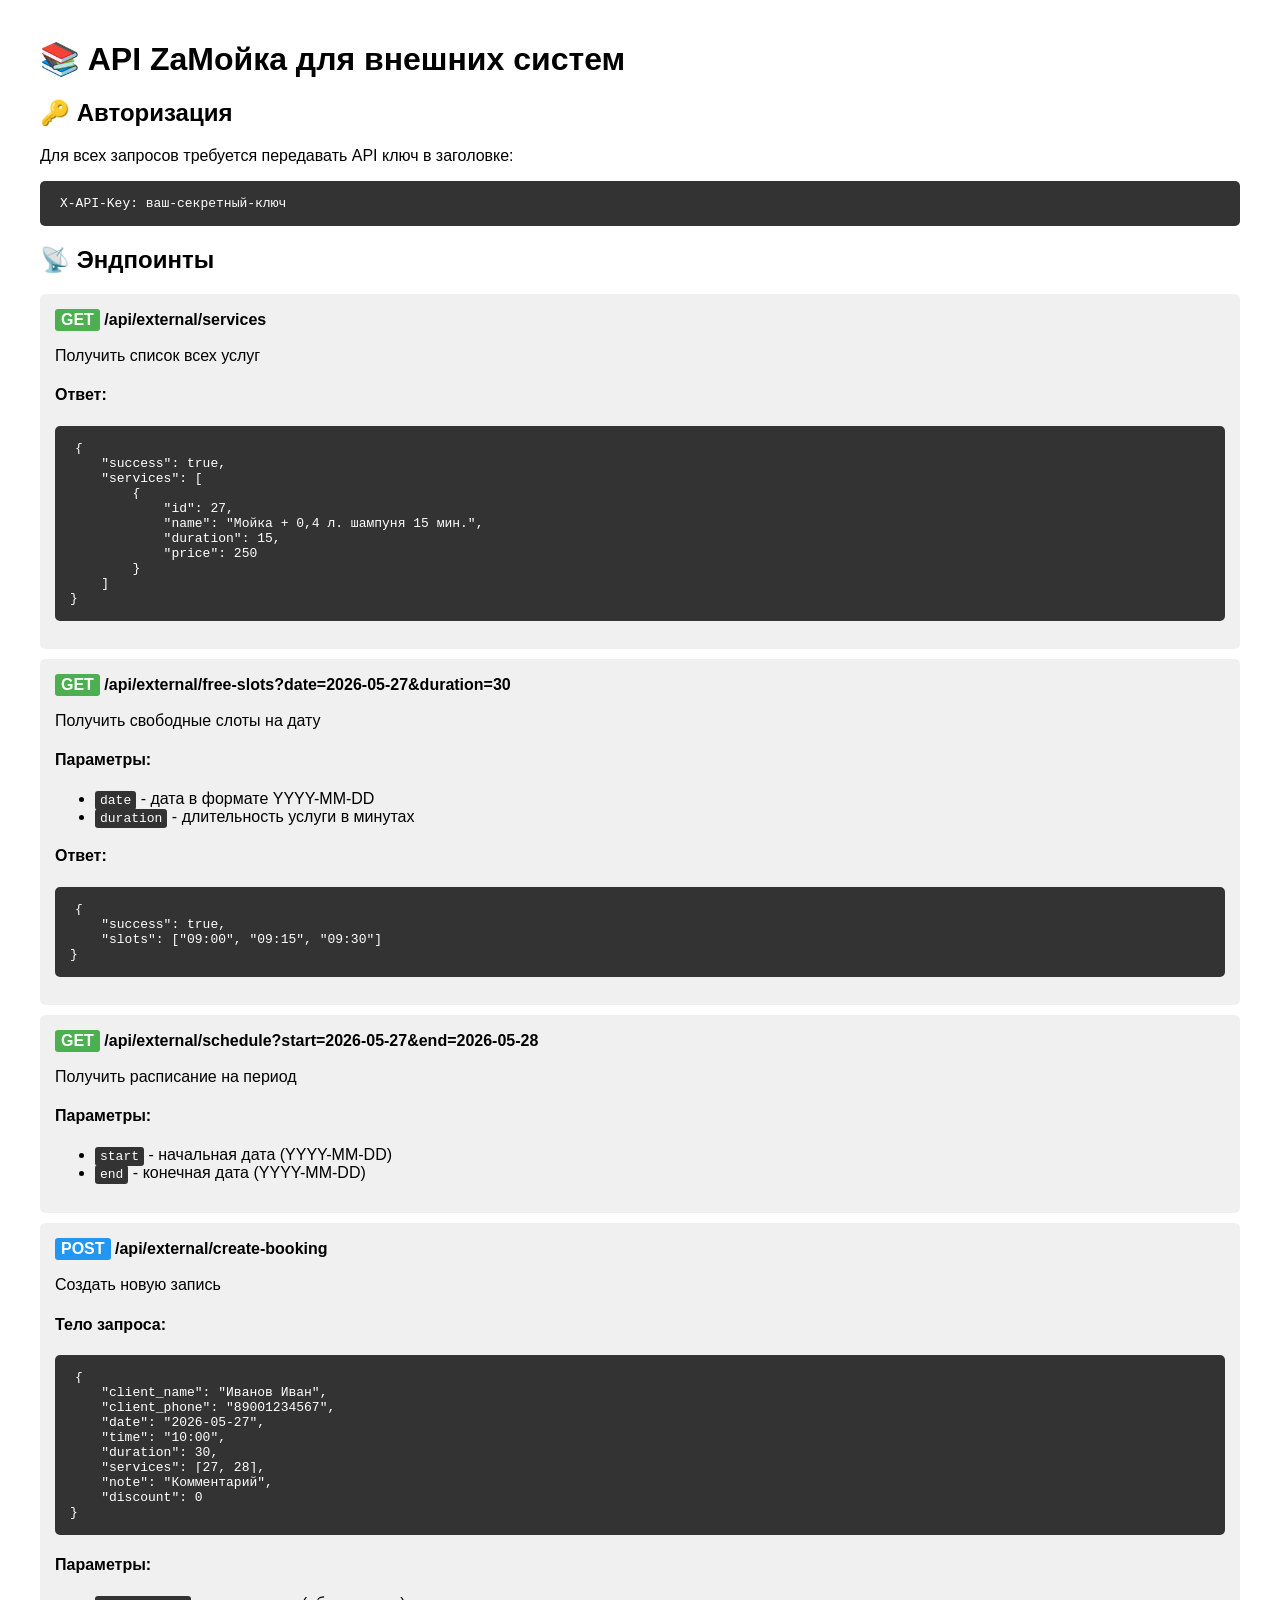
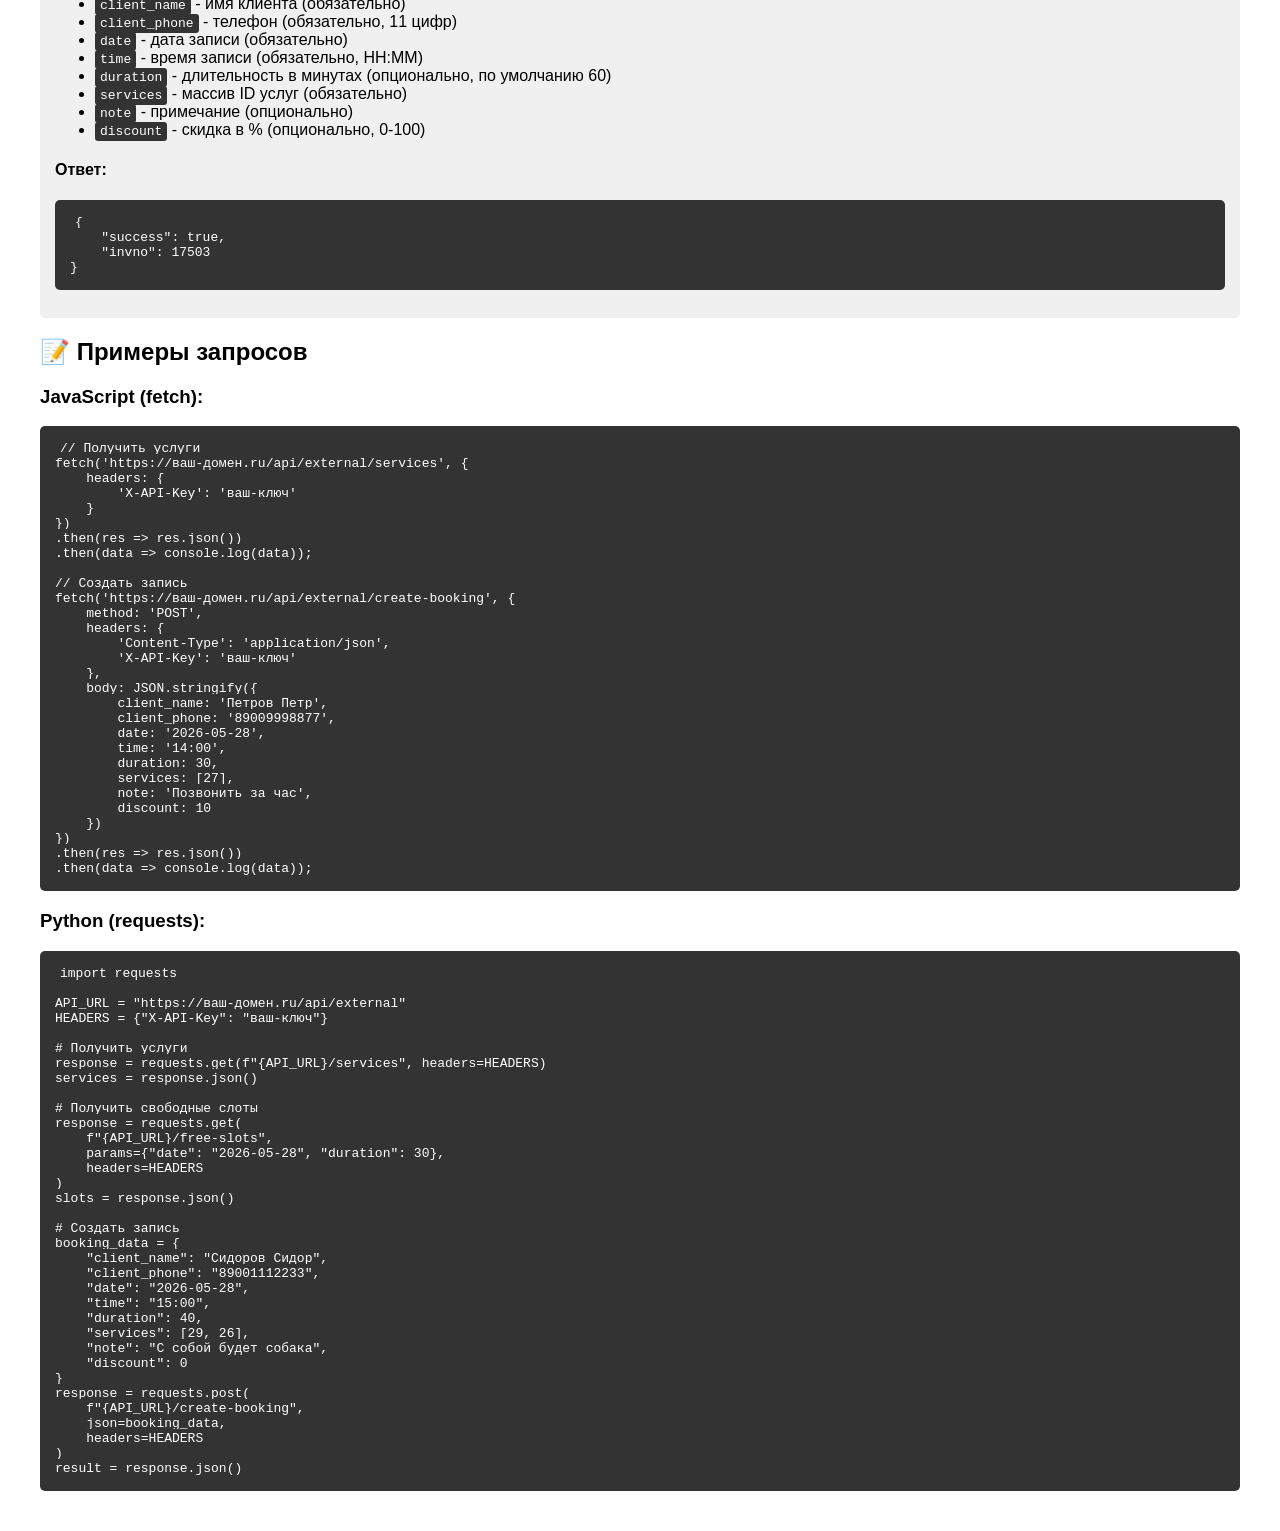
<file: frontend/api_documentation.html>
<!DOCTYPE html>
<html>
<head>
    <meta charset="UTF-8">
    <title>API Documentation - ZаМойка</title>
    <style>
        body { font-family: Arial, sans-serif; margin: 40px; }
        .endpoint { background: #f0f0f0; padding: 15px; margin: 10px 0; border-radius: 5px; }
        .method { font-weight: bold; color: #fff; padding: 2px 6px; border-radius: 3px; display: inline-block; }
        .GET { background: #4CAF50; }
        .POST { background: #2196F3; }
        code { background: #333; color: #fff; padding: 2px 5px; border-radius: 3px; }
        pre { background: #333; color: #fff; padding: 15px; border-radius: 5px; overflow-x: auto; }
    </style>
</head>
<body>
    <h1>📚 API ZаМойка для внешних систем</h1>
    
    <h2>🔑 Авторизация</h2>
    <p>Для всех запросов требуется передавать API ключ в заголовке:</p>
    <pre><code>X-API-Key: ваш-секретный-ключ</code></pre>
    
    <h2>📡 Эндпоинты</h2>
    
    <div class="endpoint">
        <span class="method GET">GET</span>
        <strong>/api/external/services</strong>
        <p>Получить список всех услуг</p>
        <h4>Ответ:</h4>
        <pre><code>{
    "success": true,
    "services": [
        {
            "id": 27,
            "name": "Мойка + 0,4 л. шампуня 15 мин.",
            "duration": 15,
            "price": 250
        }
    ]
}</code></pre>
    </div>
    
    <div class="endpoint">
        <span class="method GET">GET</span>
        <strong>/api/external/free-slots?date=2026-05-27&duration=30</strong>
        <p>Получить свободные слоты на дату</p>
        <h4>Параметры:</h4>
        <ul>
            <li><code>date</code> - дата в формате YYYY-MM-DD</li>
            <li><code>duration</code> - длительность услуги в минутах</li>
        </ul>
        <h4>Ответ:</h4>
        <pre><code>{
    "success": true,
    "slots": ["09:00", "09:15", "09:30"]
}</code></pre>
    </div>
    
    <div class="endpoint">
        <span class="method GET">GET</span>
        <strong>/api/external/schedule?start=2026-05-27&end=2026-05-28</strong>
        <p>Получить расписание на период</p>
        <h4>Параметры:</h4>
        <ul>
            <li><code>start</code> - начальная дата (YYYY-MM-DD)</li>
            <li><code>end</code> - конечная дата (YYYY-MM-DD)</li>
        </ul>
    </div>
    
    <div class="endpoint">
        <span class="method POST">POST</span>
        <strong>/api/external/create-booking</strong>
        <p>Создать новую запись</p>
        <h4>Тело запроса:</h4>
        <pre><code>{
    "client_name": "Иванов Иван",
    "client_phone": "89001234567",
    "date": "2026-05-27",
    "time": "10:00",
    "duration": 30,
    "services": [27, 28],
    "note": "Комментарий",
    "discount": 0
}</code></pre>
        <h4>Параметры:</h4>
        <ul>
            <li><code>client_name</code> - имя клиента (обязательно)</li>
            <li><code>client_phone</code> - телефон (обязательно, 11 цифр)</li>
            <li><code>date</code> - дата записи (обязательно)</li>
            <li><code>time</code> - время записи (обязательно, HH:MM)</li>
            <li><code>duration</code> - длительность в минутах (опционально, по умолчанию 60)</li>
            <li><code>services</code> - массив ID услуг (обязательно)</li>
            <li><code>note</code> - примечание (опционально)</li>
            <li><code>discount</code> - скидка в % (опционально, 0-100)</li>
        </ul>
        <h4>Ответ:</h4>
        <pre><code>{
    "success": true,
    "invno": 17503
}</code></pre>
    </div>
    
    <h2>📝 Примеры запросов</h2>
    
    <h3>JavaScript (fetch):</h3>
    <pre><code>// Получить услуги
fetch('https://ваш-домен.ru/api/external/services', {
    headers: {
        'X-API-Key': 'ваш-ключ'
    }
})
.then(res => res.json())
.then(data => console.log(data));

// Создать запись
fetch('https://ваш-домен.ru/api/external/create-booking', {
    method: 'POST',
    headers: {
        'Content-Type': 'application/json',
        'X-API-Key': 'ваш-ключ'
    },
    body: JSON.stringify({
        client_name: 'Петров Петр',
        client_phone: '89009998877',
        date: '2026-05-28',
        time: '14:00',
        duration: 30,
        services: [27],
        note: 'Позвонить за час',
        discount: 10
    })
})
.then(res => res.json())
.then(data => console.log(data));</code></pre>

    <h3>Python (requests):</h3>
    <pre><code>import requests

API_URL = "https://ваш-домен.ru/api/external"
HEADERS = {"X-API-Key": "ваш-ключ"}

# Получить услуги
response = requests.get(f"{API_URL}/services", headers=HEADERS)
services = response.json()

# Получить свободные слоты
response = requests.get(
    f"{API_URL}/free-slots",
    params={"date": "2026-05-28", "duration": 30},
    headers=HEADERS
)
slots = response.json()

# Создать запись
booking_data = {
    "client_name": "Сидоров Сидор",
    "client_phone": "89001112233",
    "date": "2026-05-28",
    "time": "15:00",
    "duration": 40,
    "services": [29, 26],
    "note": "С собой будет собака",
    "discount": 0
}
response = requests.post(
    f"{API_URL}/create-booking",
    json=booking_data,
    headers=HEADERS
)
result = response.json()</code></pre>
</body>
</html>
</file>
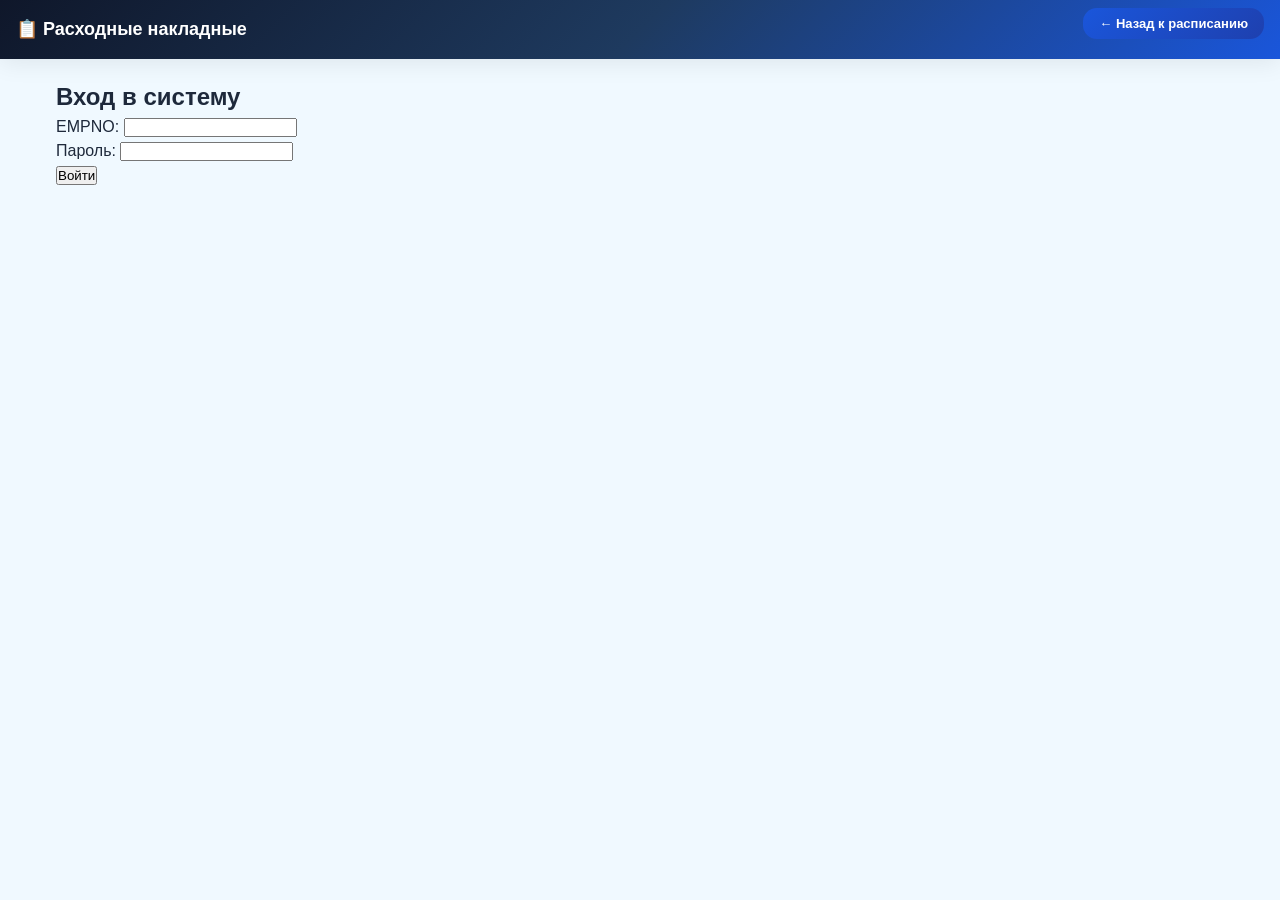
<file: frontend/invoices.html>
<!DOCTYPE html>
<html lang="ru">
<head>
    <meta charset="UTF-8">
    <meta name="viewport" content="width=device-width, initial-scale=1.0">
    <title>ZA Мойка — Расходные накладные</title>
    <link rel="stylesheet" href="style.css">
    <link rel="icon" type="image/svg+xml" href="favicon.svg">
</head>
<body class="page-invoices">

    <!-- Шапка -->
    <div class="header">
        <div class="header-inner">
            <h1>📋 Расходные накладные</h1>
            <div class="header-actions">
                <button class="back-btn" onclick="window.location.href='index.html'">← Назад к расписанию</button>
            </div>
        </div>
    </div>

    <!-- Основной контейнер -->
    <main class="page-content">

        <!-- Фильтры -->
        <section class="card filter-bar">
            <label>Период:</label>
            <input type="date" id="start-date">
            <span>—</span>
            <input type="date" id="end-date">
            <button id="refresh-btn" class="btn-submit">🔄 Обновить</button>
            <button id="create-btn" class="btn-submit btn-success">➕ Создать накладную</button>
        </section>

        <!-- Вкладки -->
        <nav class="tabs-nav" role="tablist">
            <button class="tab-item active" data-tab="tab-invoices" role="tab">
                📋 Накладные
            </button>
            <button class="tab-item" data-tab="tab-chemical" role="tab">
                🧪 Расход химии
            </button>
            <button class="tab-item" data-tab="tab-stock" role="tab">
                📦 Остатки на складе
            </button>
            <button class="tab-item" data-tab="tab-report" role="tab">
                📊 Отчёт заявок
            </button>
        </nav>

        <!-- Вкладка 1: Список накладных -->
        <section id="tab-invoices" class="tab-panel active" role="tabpanel">
            <div id="invoices-list" class="card"></div>
            <div id="detail-panel" class="card" style="display: none;"></div>
        </section>

        <!-- Вкладка 2: Расход химии -->
        <section id="tab-chemical" class="tab-panel" role="tabpanel">
            <div id="chemical-preview" class="card chemical-preview"></div>
        </section>

        <!-- Вкладка 3: Остатки на складе -->
        <section id="tab-stock" class="tab-panel" role="tabpanel">
            <div id="stock-preview" class="card stock-preview"></div>
        </section>

        <!-- Вкладка 4: Отчёт -->
        <section id="tab-report" class="tab-panel" role="tabpanel">
            <div id="report-section" class="card report-section">
                <h4 class="report-title">📊 Отчёт о выполненных заявках</h4>
                <div class="report-controls">
                    <label class="report-date-label">
                        Дата: <input type="date" id="report-date">
                    </label>
                    <button id="generate-report-btn" class="btn-report-generate">📄 Сформировать</button>
                    <button id="export-csv-btn" class="btn-report-export" style="display: none;">💾 Excel</button>
                    <button id="print-report-btn" class="btn-report-print" style="display: none;">🖨️ Печать</button>
 <!-- 🔥 НОВЫЕ ЧЕКБОКСЫ -->
                    <label style="display: flex; align-items: center; gap: 5px; margin-left: 15px; cursor: pointer; font-weight: 600;">
                        <input type="checkbox" id="filter-paid" checked> 💳 Только оплаченные
                    </label>
                    <label style="display: flex; align-items: center; gap: 5px; margin-left: 15px; cursor: pointer; font-weight: 600;">
                        <input type="checkbox" id="filter-completed" >  Только завершенные
                    </label>
                </div>
                <div id="report-result"></div>
<!-- 🔥 НОВЫЙ БЛОК: Мойка Авто. Арендыч -->
                <hr style="margin: 24px 0; border: none; border-top: 2px dashed #ccc;">
                <h4 class="report-title" style="margin-top: 10px;">🚗 Мойка Авто. Арендыч (ежемесячно)</h4>
                <div class="report-controls" style="align-items: center; gap: 10px;">
                    <label class="report-date-label">
                        Месяц: <input type="month" id="arendych-month">
                    </label>
                    <button id="arendych-generate-btn" class="btn-report-generate">📄 Сформировать</button>
                </div>
                <div id="arendych-result"></div>
            </div>
        </section>

    </main>

    <!-- Загрузка -->
    <div id="loading" class="loading-overlay" style="display: none;">
        <div class="loading-spinner"></div>
    </div>

    <!-- Скрипты -->
    <script src="timeSlots.js" defer></script>
    <script src="main.js" defer></script>
    <script src="services.js" defer></script>
    <script src="schedule.js" defer></script>
    <script src="report.js" defer></script>
    <script src="invoices.js" defer></script>

</body>
</html>
</file>
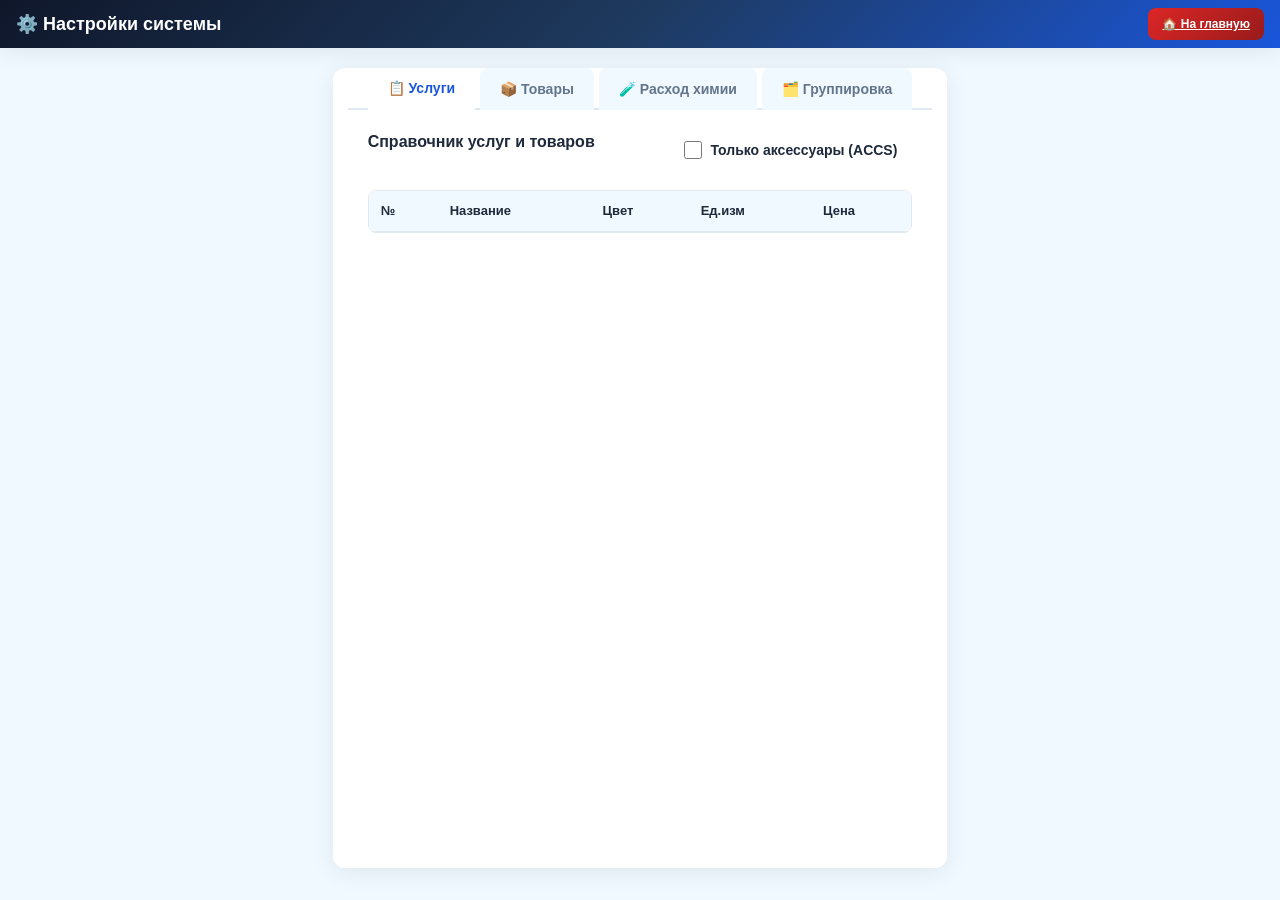
<file: frontend/settings.html>
<!DOCTYPE html>
<html lang="ru">
<head>
    <meta charset="UTF-8">
    <meta name="viewport" content="width=device-width, initial-scale=1.0">
    <title>⚙️ Настройки | Zamoika</title>
    <link rel="stylesheet" href="style.css">
    <link rel="icon" type="image/svg+xml" href="favicon.svg">
</head>
<body>
    <div class="header">
        <div class="header-inner">
            <h1>⚙️ Настройки системы</h1>
            <div class="header-actions">
                <a href="index.html" class="btn-close-shift">🏠 На главную</a>
            </div>
        </div>
    </div>

    <div class="settings-container">
        <div class="tabs">
            <button class="tab-btn active" data-tab="services">📋 Услуги</button>
            <button class="tab-btn" data-tab="products">📦 Товары</button>
            <button class="tab-btn" data-tab="chemicals">🧪 Расход химии</button>
            <button class="tab-btn" data-tab="groups">🗂️ Группировка</button>
        </div>

        <div id="services" class="tab-content active">
            <div class="settings-header-row">
                <h3 class="modal-subtitle">Справочник услуг и товаров</h3>

                <div class="settings-filter-group">
                    <label class="filter-label">
                    <input type="checkbox" id="filter-accs" class="filter-checkbox">
                    Только аксессуары (ACCS)
                    </label>
                    <span id="filter-count" class="filter-count"></span>
                </div>
            </div>

            <div class="table-wrapper">
                <table id="services-table" class="settings-table dynamic-table">
                    <thead>
                        <tr>
                            <th>№</th>
                            <th>Название</th>
                            <th>Цвет</th>
                            <th>Ед.изм</th>
                            <th>Цена</th>
                        </tr>
                    </thead>
                    <tbody></tbody>
                </table>
            </div>
        </div>

        <!-- Вкладка Товары -->
        <div id="products" class="tab-content">
            <div class="settings-header-row">
                <h3 class="settings-title">Заведённые товары</h3>
                <div class="settings-filter-group">
                    <label class="filter-label">
                        <input type="checkbox" id="filter-stock" class="filter-checkbox">
                        Только в наличии (> 0)
                    </label>
                    <span id="stock-count" class="filter-count"></span>
                </div>
            </div>
            <div class="table-wrapper">
                <table id="products-table" class="settings-table dynamic-table">
                    <thead>
                        <tr>
                            <th>№</th>
                            <th>Цвет</th>
                            <th>Название</th>
                            <th>Ед.изм</th>
                            <th>Остаток</th>
                            <th style="text-align: center; width: 60px;">На сайте</th> <!-- 🔥 -->
                        </tr>
                    </thead>
                    <tbody></tbody>
                </table>
            </div>
        </div>

        <div id="chemicals" class="tab-content">
            <h3 class="modal-subtitle">Нормы списания химии на услугу</h3>
            <div class="add-row">
                <div>
                    <label>ARTNO услуги</label>
                    <input type="number" id="chem-artno" placeholder="Например: 56">
                </div>
                <div>
                    <label>Название химии</label>
                    <input type="text" id="chem-name" placeholder="Например: Средство от мух">
                </div>
                <div>
                    <label>Расход</label>
                    <input type="number" id="chem-rate" placeholder="Например: 20">
                </div>
                <div>
                    <button class="btn-save add-btn" onclick="addChemRate()">➕ Добавить</button>
                </div>
            </div>
            <div class="table-wrapper">
                <table id="chem-table" class="settings-table dynamic-table">
                    <thead>
                        <tr>
                            <th>ARTNO</th>
                            <th>Химическое средство</th>
                            <th>Расход</th>
                            <th>Действие</th>
                        </tr>
                    </thead>
                    <tbody></tbody>
                </table>
            </div>
            <div id="chem-status" class="status-msg"></div>
        </div>

        <div id="groups" class="tab-content">
            <h3 class="modal-subtitle">Группировка услуг для выпадающего списка</h3>
            <div class="add-row">
                <div>
                    <label>Название группы</label>
                    <input type="text" id="group-name" placeholder="Например: Мойки">
                </div>
                <div>
                    <label>ARTNO услуг (через запятую)</label>
                    <input type="text" id="group-artnos" placeholder="Например: 1, 2, 3">
                </div>
                <div>
                    <button class="btn-save add-btn" onclick="addGroup()">➕ Создать группу</button>
                </div>
            </div>
            <div class="table-wrapper">
                <table id="groups-table" class="settings-table dynamic-table">
                    <thead>
                        <tr>
                            <th>Группа</th>
                            <th>ARTNO услуг</th>
                            <th>Действие</th>
                        </tr>
                    </thead>
                    <tbody></tbody>
                </table>
            </div>
            <div id="group-status" class="status-msg"></div>
        </div>
    </div>

    <!-- Модальное окно редактирования группы -->
    <div id="edit-group-modal" class="modal">
        <div class="modal-content" style="max-width: 700px;">
            <div class="modal-header">
                <h3>Редактирование группы: <span id="edit-group-name"></span></h3>
                <span class="modal-close" onclick="closeEditGroupModal()">✕</span>
            </div>
            <div class="modal-body">
                <div style="margin-bottom: 20px;">
                    <h4 style="margin-bottom: 10px; color: var(--text-dark);">Текущие услуги:</h4>
                    <div id="edit-group-services-list" style="max-height: 300px; overflow-y: auto; border: 1px solid var(--border); border-radius: var(--radius-sm); padding: 10px; background: var(--bg-light);"></div>
                </div>
                <div style="margin-top: 20px;">
                    <h4 style="margin-bottom: 10px; color: var(--text-dark);">Добавить услугу:</h4>
                    <div style="display: flex; gap: 10px; align-items: center;">
                        <select id="edit-service-select" style="flex: 1; padding: 8px; border: 1px solid var(--border); border-radius: var(--radius-sm); font-size: 13px;">
                            <option value="">-- Выберите услугу --</option>
                        </select>
                        <button class="btn-save add-btn" onclick="addServiceToGroup()">Добавить</button>
                    </div>
                </div>
            </div>
            <div class="modal-actions">
                <button class="cancel-btn" onclick="closeEditGroupModal()">Отмена</button>
                <button class="btn-save" onclick="saveGroupChanges()">Сохранить</button>
            </div>
        </div>
    </div>

    <script src="main.js"></script>
    <script src="settings.js"></script>
</body>
</html>
</file>
<file: frontend/style.css>
/* ==========================================
   🎨 ZAMOIKA - GLOBAL STYLES
   Clean Architecture | No Duplicates | Optimized
   ========================================== */

/* --- 1. RESET & VARIABLES --- */
* { margin: 0; padding: 0; box-sizing: border-box; }

:root { 
    --primary: #1a56db; 
    --primary-light: #3b82f6; 
    --primary-dark: #1e40af; 
    --accent: #06b6d4; 
    --bg-light: #f0f9ff; 
    --bg-white: #ffffff; 
    --text-dark: #1e293b; 
    --text-gray: #64748b; 
    --text-light: #94a3b8; 
    --border: #e2e8f0; 
    --success: #10b981; 
    --shadow: 0 4px 24px rgba(0,0,0,0.08); 
    --shadow-lg: 0 8px 40px rgba(0,0,0,0.12); 
    --radius: 12px; 
    --radius-sm: 8px; 
}

body {
    font-family: 'Inter', -apple-system, BlinkMacSystemFont, sans-serif;
    background: var(--bg-light);
    color: var(--text-dark);
    line-height: 1.5;
    overflow: hidden;
    height: 100vh;
    display: flex;
    flex-direction: column;
}

/* --- 2. LAYOUT & HEADER --- */
.header {
    background: linear-gradient(135deg, #0f172a 0%, #1e3a5f 50%, #1a56db 100%);
    color: white;
    padding: 8px 0;
    box-shadow: var(--shadow);
    position: relative;
    z-index: 10;
    flex-shrink: 0;
}
.header-inner { 
    max-width: 1400px; 
    margin: 0 auto; 
    padding: 0 16px; 
    display: flex; 
    align-items: center; 
    justify-content: space-between; 
    flex-wrap: nowrap; 
    gap: 12px; 
}
.header h1 { 
    font-size: 18px; 
    font-weight: 800; 
    margin: 0; 
    display: flex; 
    align-items: center; 
    gap: 8px; 
    white-space: nowrap; 
}
.header-actions { 
    display: flex; 
    align-items: center; 
    gap: 10px; 
    margin-left: auto; 
}
.user-info { 
    display: flex; 
    align-items: center; 
    gap: 6px; 
    background: rgba(255,255,255,0.12); 
    padding: 5px 12px; 
    border-radius: var(--radius-sm); 
    font-size: 12px; 
    font-weight: 600; 
    white-space: nowrap; 
}
.btn-close-shift {
    background: linear-gradient(135deg, #dc2626, #991b1b);
    color: white;
    border: none;
    padding: 7px 14px;
    border-radius: var(--radius-sm);
    cursor: pointer;
    font-weight: 600;
    font-size: 12px;
    transition: all 0.2s;
    white-space: nowrap;
}
.btn-close-shift:hover {
    transform: translateY(-1px);
    box-shadow: 0 4px 12px rgba(220,38,38,0.5);
}

.main-container {
    display: flex;
    gap: 10px;
    padding: 10px;
    flex: 1;
    min-height: 0;
    overflow: hidden;
    max-width: 100%;
}

/* --- 3. SCHEDULE & CALENDAR --- */
.schedule-container {
    flex: 1 1 auto;
    min-width: 0;
    background: white;
    border-radius: var(--radius);
    padding: 10px;
    box-shadow: var(--shadow);
    overflow: auto;
    display: flex;
    flex-direction: column;
}
.calendar-sidebar {
    flex: 0 0 380px;
    min-width: 320px;
    max-width: 420px;
    display: flex;
    flex-direction: column;
    gap: 8px;
    overflow-y: auto;
    height: 100%;
    padding-right: 4px;
}
.calendar-card { 
    background: white; 
    border-radius: var(--radius); 
    width: 100%; /* Исправлено с 70% на 100% для сайдбара */
    padding: 8px; 
    box-shadow: var(--shadow); 
    border: 1px solid var(--border); 
}
.calendar-header { 
    display: flex; 
    justify-content: space-between; 
    align-items: center; 
    margin-bottom: 8px; /* Исправлено: было margin-bottom: px; */
}
.calendar-header button { 
    background: var(--bg-light); 
    border: none; 
    font-size: 14px; 
    cursor: pointer; 
    padding: 4px 10px; 
    border-radius: var(--radius-sm); 
    transition: all 0.2s; 
    color: var(--primary); 
}
.calendar-header button:hover { 
    background: var(--primary); 
    color: white; 
}
.calendar-header h3 { 
    font-size: 14px; 
    font-weight: 700; 
    margin: 0; 
    color: var(--text-dark); 
}
.calendar-weekdays { 
    display: grid; 
    grid-template-columns: repeat(7, 1fr); 
    text-align: center; 
    font-size: 11px; 
    font-weight: 700; 
    color: var(--text-gray); 
    margin-bottom: 4px; 
    text-transform: uppercase; 
}
.calendar-days { 
    display: grid; 
    grid-template-columns: repeat(7, 1fr); 
    gap: 3px; 
}
.calendar-day { 
    aspect-ratio: 1; 
    display: flex; 
    align-items: center; 
    justify-content: center; 
    font-size: 11px; 
    border-radius: 6px; 
    cursor: pointer; 
    background: var(--bg-light); 
    border: 2px solid transparent; 
    transition: all 0.2s; 
    font-weight: 600; 
    color: var(--text-dark); 
}
.calendar-day:hover { 
    background: var(--primary-light); 
    color: white; 
}
.calendar-day.selected { 
    background: var(--primary); 
    color: white; 
    border-color: var(--primary); 
}
.calendar-day.today { 
    border: 2px solid var(--accent); 
    font-weight: 600; 
}
.calendar-day.past { 
    color: var(--text-light); 
    background: #f1f5f9; 
    cursor: not-allowed; 
}

.calendar-table { 
    border-collapse: collapse; 
    width: 100%; 
    display: table; 
    height: auto; 
    flex: none;
}
.calendar-table th, .calendar-table td { 
    border: 1px solid var(--border); 
    padding: 4px; 
    text-align: center; 
    vertical-align: top; 
    font-size: 10px; 
}
.calendar-table th { 
    background: linear-gradient(135deg, var(--primary), var(--primary-dark)); 
    color: white; 
    font-weight: 700; 
    font-size: 11px; 
    padding: 6px 4px; 
    position: sticky; 
    top: 0; 
    z-index: 2; 
}
.time-cell { 
    background: var(--bg-light); 
    font-weight: 700; 
    width: 50px; 
    font-size: 10px; 
    padding: 4px 2px; 
    position: sticky; 
    left: 0; 
    z-index: 1; 
}

/* --- 4. BOOKINGS & STATUS --- */
.booking { 
    background: linear-gradient(135deg, #c8e6c9, #a5d6a7); 
    border-radius: 5px; 
    padding: 3px 5px; 
    margin: 1px 0; 
    cursor: pointer; 
    font-size: 9px; 
    font-weight: 600; 
    transition: all 0.2s; 
    border-left: 2px solid #4caf50; 
    text-align: left; 
    white-space: nowrap; 
    overflow: hidden; 
    text-overflow: ellipsis; 
}
.booking:hover { 
    transform: translateY(-1px); 
    box-shadow: 0 2px 8px rgba(0,0,0,0.15); 
}
.booking-status-scheduled { 
    background: linear-gradient(135deg, #fff3e0, #ffe0b2) !important; 
    border-left: 2px solid #ff9800 !important; 
}
.booking-status-confirmed { 
    background: linear-gradient(135deg, #e3f2fd, #bbdefb) !important; 
    border-left: 2px solid #2196f3 !important; 
}
.booking-status-completed { 
    background: linear-gradient(135deg, #c8e6c9, #a5d6a7) !important; 
    border-left: 2px solid #4caf50 !important; 
    color: #1b5e20 !important; 
}
.booking-status-cancelled { 
    background: linear-gradient(135deg, #ffebee, #ffcdd2) !important; 
    border-left: 2px solid #f44336 !important; 
    opacity: 0.7; 
    text-decoration: line-through; 
}
.booking-overdue { 
    animation: blink-red 1s ease-in-out infinite; 
    font-weight: 700; 
}
.booking-status-scheduled.booking-overdue { 
    animation: blink-orange 1s ease-in-out infinite; 
}

/* --- 5. FORMS & INPUTS --- */
.form-group { 
    margin-bottom: 6px; 
}
.form-group label { 
    display: block; 
    font-size: 13px; 
    font-weight: 700; 
    color: var(--text-dark); 
    margin-bottom: 3px; 
}
.form-group input, .form-group select, .form-group textarea { 
    width: 100%; 
    padding: 6px 8px; 
    border: 1.5px solid var(--border); 
    border-radius: var(--radius-sm); 
    font-size: 11px; 
    font-family: inherit; 
    transition: all 0.2s; 
    background: white; 
}
.form-group input:focus, .form-group select:focus { 
    outline: none; 
    border-color: var(--primary); 
    box-shadow: 0 0 0 2px rgba(26,86,219,0.1); 
}
.form-group-inline { 
    display: flex; 
    align-items: center; 
    gap: 8px; 
    margin-bottom: 12px; 
}
.form-group-inline label { 
    display: block; 
    margin-bottom: 0; 
    white-space: nowrap; 
    min-width: 110px; 
    font-size: 12px; 
}
.form-group-inline input, .form-group-inline select { 
    flex: 1; 
    width: auto; 
}
.price-input { 
    font-weight: 800; 
    color: var(--success); 
    font-size: 12px; 
}
.time-select[size="1"] { 
    height: auto; 
    padding: 6px 8px; 
}
.time-select[size="5"] { 
    height: auto; 
    min-height: 80px; 
}
.form-card {
    display: block;
    background: white;
    border-radius: var(--radius);
    padding: 10px;
    box-shadow: var(--shadow);
    border: 1px solid var(--border);
    flex-shrink: 0;
}

/* --- 6. BUTTONS --- */
.btn-submit { 
    background: linear-gradient(135deg, var(--primary), var(--primary-dark)); 
    color: white; 
    border: none; 
    padding: 8px 12px; 
    border-radius: var(--radius-sm); 
    cursor: pointer; 
    width: 100%; 
    font-size: 11px; 
    font-weight: 700; 
    margin-top: 6px; 
    transition: all 0.2s; 
}
.btn-submit:hover { 
    transform: translateY(-1px); 
    box-shadow: 0 4px 12px rgba(26,86,219,0.3); 
}
.btn-new-booking { 
    background: linear-gradient(135deg, var(--primary), var(--accent)); 
    color: white; 
    border: none; 
    padding: 8px 12px; 
    border-radius: 16px; 
    cursor: pointer; 
    font-size: 11px; 
    font-weight: 700; 
    width: 100%; 
    margin-bottom: 8px; 
    transition: all 0.2s; 
}
.btn-new-booking:hover { 
    transform: translateY(-1px); 
}
.btn-chemical { 
    background: linear-gradient(135deg, var(--success), #059669); 
    color: white; 
    border: none; 
    padding: 6px 10px; 
    border-radius: 14px; 
    cursor: pointer; 
    font-size: 10px; 
    font-weight: 700; 
    margin-top: 6px; 
    width: 100%; 
    transition: all 0.2s; 
}
.btn-invoices { 
    background: linear-gradient(135deg, #ff9800, #f57c00); 
    color: white; 
    border: none; 
    padding: 6px 10px; 
    border-radius: 14px; 
    cursor: pointer; 
    font-size: 10px; 
    font-weight: 700; 
    margin-top: 6px; 
    width: 100%; 
    transition: all 0.2s; 
}
.btn-edit { 
    background: #2196f3; 
    color: white; 
    padding: 5px 10px; 
    border-radius: 10px; 
    border: none; 
    cursor: pointer; 
    margin-right: 4px; 
    font-size: 10px; 
    font-weight: 600; 
    transition: all 0.2s; 
}
.btn-post { 
    background: var(--success); 
    color: white; 
    padding: 5px 10px; 
    border-radius: 10px; 
    border: none; 
    cursor: pointer; 
    margin-right: 4px; 
    font-size: 10px; 
    font-weight: 600; 
    transition: all 0.2s; 
}
.btn-unpost { 
    background: #ff9800; 
    color: white; 
    padding: 5px 10px; 
    border-radius: 10px; 
    border: none; 
    cursor: pointer; 
    margin-right: 4px; 
    font-size: 10px; 
    font-weight: 600; 
    transition: all 0.2s; 
}
.btn-edit:hover, .btn-post:hover, .btn-unpost:hover { 
    transform: translateY(-1px); 
    opacity: 0.9; 
}
.remove-btn { 
    background: #f44336; 
    color: white; 
    border: none; 
    border-radius: 10px; 
    width: 20px; 
    height: 20px; 
    cursor: pointer; 
    font-size: 12px; 
    display: flex; 
    align-items: center; 
    justify-content: center; 
    transition: all 0.2s; 
}
.remove-btn:hover { 
    background: #d32f2f; 
    transform: scale(1.05); 
}
.btn-save-status { 
    background: linear-gradient(135deg, var(--primary), var(--accent)); 
    color: white; 
    border: none; 
    padding: 10px 24px; 
    border-radius: var(--radius-sm); 
    cursor: pointer; 
    font-size: 14px; 
    font-weight: 700; 
    transition: all 0.2s; 
    width: 100%; 
    margin-top: 16px; 
}
.btn-save-status:hover { 
    transform: translateY(-1px); 
    box-shadow: 0 4px 16px rgba(26,86,219,0.3); 
}
.btn-create { 
    background: linear-gradient(135deg, var(--success), #059669); 
    color: white; 
    border: none; 
    padding: 10px 24px; 
    border-radius: var(--radius-sm); 
    cursor: pointer; 
    font-size: 14px; 
    font-weight: 600; 
    transition: all 0.2s; 
    box-shadow: 0 2px 8px rgba(16,185,129,0.3); 
}
.btn-create:hover { 
    transform: translateY(-2px); 
    box-shadow: 0 4px 16px rgba(16,185,129,0.4); 
}
.back-btn { 
    background: linear-gradient(135deg, var(--primary), var(--primary-dark)); 
    color: white; 
    border: none; 
    padding: 6px 16px; 
    border-radius: 14px; 
    cursor: pointer; 
    margin-bottom: 12px; 
    font-size: 11px; 
    font-weight: 600; 
    transition: all 0.2s; 
}
.back-btn:hover { 
    transform: translateY(-1px); 
    box-shadow: 0 2px 8px rgba(26,86,219,0.2); 
}
.add-btn { 
    background: linear-gradient(135deg, var(--success), #059669); 
    color: white; 
    border: none; 
    padding: 5px 12px; 
    border-radius: 10px; 
    cursor: pointer; 
    margin-top: 8px; 
    font-size: 10px; 
    font-weight: 600; 
    transition: all 0.2s; 
}
.add-btn:hover { 
    transform: translateY(-1px); 
    box-shadow: 0 2px 8px rgba(16,185,129,0.3); 
}
.save-btn { 
    background: linear-gradient(135deg, var(--success), #059669); 
    color: white; 
    padding: 6px 16px; 
    border: none; 
    border-radius: var(--radius-sm); 
    cursor: pointer; 
    font-weight: 700; 
    transition: all 0.2s; 
}
.save-btn:hover { 
    transform: translateY(-1px); 
    box-shadow: 0 2px 8px rgba(16,185,129,0.3); 
}
.cancel-btn { 
    background: linear-gradient(135deg, #94a3b8, #64748b); 
    color: white; 
    padding: 6px 16px; 
    border: none; 
    border-radius: var(--radius-sm); 
    cursor: pointer; 
    font-weight: 700; 
    margin-left: 6px; 
    transition: all 0.2s; 
}
.cancel-btn:hover { 
    transform: translateY(-1px); 
    box-shadow: 0 2px 8px rgba(148,163,184,0.3); 
}
.close-preview { 
    background: linear-gradient(135deg, var(--primary), var(--primary-dark)); 
    color: white; 
    border: none; 
    padding: 6px 12px; 
    border-radius: var(--radius-sm); 
    cursor: pointer; 
    margin-top: 10px; 
    font-weight: 700; 
    transition: all 0.2s; 
}
.close-preview:hover { 
    transform: translateY(-1px); 
    box-shadow: 0 2px 8px rgba(26,86,219,0.2); 
}
.btn-call { 
    background: linear-gradient(135deg, var(--success), #059669); 
    color: white; 
    border: none; 
    border-radius: 20px; 
    padding: 6px 14px; 
    cursor: pointer; 
    font-size: 12px; 
    font-weight: 600; 
    transition: all 0.2s; 
}
.btn-call:hover { 
    transform: translateY(-1px); 
    box-shadow: 0 4px 12px rgba(16,185,129,0.3); 
}
.btn-stock { 
    background: linear-gradient(135deg, #2196f3, #1976d2); 
    color: white; 
    border: none; 
    padding: 6px 12px; 
    border-radius: var(--radius-sm); 
    cursor: pointer; 
    font-size: 11px; 
    font-weight: 700; 
    transition: all 0.2s; 
}
.btn-stock:hover { 
    transform: translateY(-1px); 
    box-shadow: 0 2px 8px rgba(33,150,243,0.3); 
}

/* --- 7. SERVICES & PRODUCTS UI --- */
.service-add-row { 
    display: flex; 
    gap: 4px; 
    align-items: center; 
    margin-bottom: 6px; 
}
.service-select { 
    flex: 1; 
    height: auto; 
    font-size: 11px; 
    padding: 6px 8px; 
    border-radius: var(--radius-sm); 
    border: 1.5px solid var(--border); 
}
.services-list { 
    min-height: 24px; 
    background: var(--bg-light); 
    border-radius: var(--radius-sm); 
    padding: 4px; 
    font-size: 10px; 
    border: 1.5px solid var(--border); 
    margin-bottom: 6px; 
}
.service-tag { 
    background: linear-gradient(135deg, #e3f2fd, #bbdefb); 
    padding: 3px 6px; 
    border-radius: 12px; 
    margin: 1px; 
    display: inline-block; 
    font-size: 9px; 
    font-weight: 600; 
    color: var(--primary); 
    border: 1px solid var(--primary-light); 
}
.remove-service { 
    background: none; 
    border: none; 
    color: #dc3545; 
    cursor: pointer; 
    margin-left: 2px; 
    font-size: 12px; 
    transition: all 0.2s; 
}
.remove-service:hover { 
    transform: scale(1.15); 
}
.service-item { 
    display: flex; 
    justify-content: space-between; 
    align-items: center; 
    padding: 6px 10px; 
    background: white; 
    border-radius: 6px; 
    margin-bottom: 4px; 
    font-size: 13px; 
}
.service-item:last-child { 
    margin-bottom: 0; 
}
.remove-service-btn { 
    background: #f44336; 
    color: white; 
    border: none; 
    border-radius: 50%; 
    width: 28px; 
    height: 28px; 
    cursor: pointer; 
    font-size: 16px; 
    font-weight: bold; 
    display: flex; 
    align-items: center; 
    justify-content: center; 
    transition: all 0.2s ease; 
    flex-shrink: 0; 
}
.remove-service-btn:hover { 
    background: #d32f2f; 
    transform: scale(1.1); 
}
.modal-services-row { 
    display: flex; 
    align-items: flex-start; 
    gap: 12px; 
    flex-wrap: wrap; 
}
.modal-services-list { 
    flex: 1; 
    display: flex; 
    flex-wrap: wrap; 
    gap: 8px; 
}
.service-tag-modal { 
    font-size: 12px; 
    font-weight: 600; 
    color: #1e40af; 
    display: inline-block; 
}
.service-edit-item { 
    display: flex; 
    align-items: center; 
    justify-content: space-between; 
    gap: 10px; 
    padding: 8px 12px; 
    border-bottom: 1px solid var(--border); 
    background: var(--bg-light); 
    border-radius: 8px; 
    margin-bottom: 4px; 
    animation: fadeIn 0.2s ease; 
}
.service-edit-item:last-child { 
    margin-bottom: 0; 
    border-bottom: none; 
}
.service-edit-item.removing { 
    animation: fadeOut 0.2s ease forwards; 
}
.service-name { 
    flex: 1; 
    font-size: 13px; 
    font-weight: 500; 
    color: var(--text-dark); 
    word-break: break-word; 
}
.service-price { 
    font-size: 13px; 
    font-weight: 700; 
    color: var(--success); 
    white-space: nowrap; 
    min-width: 70px; 
    text-align: right; 
}
.btn-add-service { 
    background: linear-gradient(135deg, #10b981, #059669); 
    color: white; 
    border: none; 
    border-radius: 50%; 
    width: 36px; 
    height: 36px; 
    cursor: pointer; 
    font-size: 22px; 
    font-weight: bold; 
    display: flex; 
    align-items: center; 
    justify-content: center; 
    transition: all 0.2s ease; 
    box-shadow: 0 2px 8px rgba(16, 185, 129, 0.3); 
}
.btn-add-service:hover { 
    background: linear-gradient(135deg, #059669, #047857); 
    transform: scale(1.05); 
    box-shadow: 0 4px 12px rgba(16, 185, 129, 0.4); 
}
.add-service-row { 
    display: flex; 
    gap: 8px; 
    margin-top: 10px; 
    align-items: center; 
}
.modal-service-select { 
    flex: 1; 
    padding: 8px 12px; 
    border: 1.5px solid var(--border); 
    border-radius: 20px; 
    font-size: 13px; 
    font-family: inherit; 
    background: white; 
}
.modal-service-select:focus { 
    outline: none; 
    border-color: var(--primary); 
}

/* --- 8. MODALS --- */
.modal { 
    display: none; 
    position: fixed; 
    z-index: 9999; 
    left: 0; 
    top: 0; 
    width: 100%; 
    height: 100%; 
    background: rgba(0,0,0,0.6); 
    align-items: center; 
    justify-content: center; 
    backdrop-filter: none; 
}
.modal-content { 
    background: white; 
    margin: 0 auto; 
    border-radius: var(--radius); 
    width: 60%; 
    max-width: 97%; 
    max-height: 90vh; 
    overflow-y: auto; 
    box-shadow: var(--shadow-lg); 
    display: flex; 
    flex-direction: column; 
}
.modal-header { 
    padding: 16px 20px; 
    border-bottom: 2px solid var(--border); 
    display: flex; 
    justify-content: space-between; 
    align-items: center; 
    font-size: 18px; 
    font-weight: 700; 
    color: var(--text-dark); 
    background: white; 
    position: sticky; 
    top: 0; 
    z-index: 10; 
    border-radius: var(--radius) var(--radius) 0 0; 
}
.modal-body { 
    padding: 16px 20px; 
    overflow-y: auto; 
    max-height: calc(90vh - 120px); 
}
.modal-close { 
    cursor: pointer; 
    font-size: 22px; 
    color: var(--text-gray); 
    width: 30px; 
    height: 30px; 
    display: flex; 
    align-items: center; 
    justify-content: center; 
    border-radius: 50%; 
    transition: all 0.2s; 
}
.modal-close:hover { 
    background: var(--bg-light); 
    color: var(--text-dark); 
    transform: rotate(90deg); 
}
.modal-row { 
    margin-bottom: 10px; 
    padding: 6px 12px; 
    background: var(--bg-light); 
    border-radius: var(--radius-sm); 
    display: flex; 
    align-items: center; 
    gap: 12px; 
    border: 1px solid var(--border); 
    font-size: 14px; 
}
.modal-row:last-child { 
    margin-bottom: 0; 
}
.modal-label { 
    font-weight: 600; 
    min-width: 100px; 
    flex-shrink: 0; 
    color: var(--text-gray); 
    font-size: 13px; 
}
.modal-subtitle { 
    font-size: 16px; 
    font-weight: 600; 
    color: var(--text-dark); 
    margin-bottom: 16px; 
}
.modal-actions { 
    display: flex; 
    justify-content: flex-end; 
    margin-top: 20px; 
    padding-top: 20px; 
    border-top: 1px solid var(--border); 
}
.modal-row:first-child { 
    display: flex; 
    align-items: center; 
    flex-wrap: nowrap; 
    gap: 6px; 
    padding: 6px 12px; 
}
.modal-row:first-child .modal-label { 
    min-width: auto; 
    flex-shrink: 0; 
}
.modal-row:first-child > div { 
    display: flex; 
    align-items: center; 
    gap: 8px; 
    flex-wrap: nowrap; 
    flex: 1; 
}
.modal-row:first-child label { 
    margin-left: auto; 
    white-space: nowrap; 
    display: flex; 
    align-items: center; 
    gap: 6px; 
}
.modal-row:has(#modal-status-select) { 
    display: flex; 
    align-items: center; 
    flex-wrap: nowrap; 
    gap: 12px; 
    padding: 6px 12px; 
}
.modal-row:has(#modal-status-select) .modal-label { 
    min-width: auto; 
    flex-shrink: 0; 
    margin-bottom: 0; 
}
.modal-row:has(#modal-status-select) select { 
    flex: 1; 
    width: auto; 
    margin: 0; 
}
.modal-row .btn-sm { 
    padding: 5px 12px; 
    background: var(--primary); 
    color: white; 
    border: none; 
    border-radius: 6px; 
    cursor: pointer; 
    font-size: 12px; 
    font-weight: 600; 
    transition: all 0.2s; 
}
.modal-row .btn-sm:hover { 
    background: var(--primary-dark); 
    transform: translateY(-1px); 
}
.modal-info-row { 
    background: linear-gradient(135deg, #f8fafc, #e2e8f0); 
    padding: 12px 16px; 
    border-radius: var(--radius-sm); 
    margin: 8px 0; 
    display: flex; 
    justify-content: space-between; 
    flex-wrap: wrap; 
    gap: 12px; 
}
.info-item { 
    display: flex; 
    align-items: center; 
    gap: 6px; 
    font-size: 13px; 
    flex: 1; 
    min-width: 100px; 
}
.info-label { 
    font-weight: 600; 
    color: var(--text-gray); 
}
.info-value { 
    font-weight: 700; 
    color: var(--text-dark); 
    font-size: 14px; 
}
.info-unit { 
    font-size: 11px; 
    color: var(--text-gray); 
}
.info-total { 
    background: linear-gradient(135deg, #e8f5e9, #c8e6c9); 
    padding: 4px 10px; 
    border-radius: 20px; 
}
.info-total .info-label { 
    color: #2e7d32; 
}
.info-total .info-value { 
    color: #1b5e20; 
    font-size: 15px; 
    font-weight: 800; 
}
.info-discount-input { 
    width: 60px; 
    padding: 4px 6px; 
    border: 1.5px solid var(--border); 
    border-radius: 16px; 
    font-size: 12px; 
    text-align: center; 
    font-weight: 600; 
    background: white; 
}
.info-discount-input:focus { 
    outline: none; 
    border-color: var(--primary); 
}

/* --- 9. REPORTS (Unified Block) --- */
.report-section {
    margin: 20px auto;
    max-width: 900px;
    background: var(--bg-white);
    padding: 16px;
    border-radius: var(--radius);
    box-shadow: var(--shadow);
    border: 1px solid var(--border);
}
.report-title {
    margin: 0 0 12px 0;
    color: var(--text-dark);
    font-size: 16px;
    font-weight: 700;
}
.report-controls {
    display: flex;
    gap: 10px;
    align-items: center;
    flex-wrap: wrap;
    margin-bottom: 16px;
    padding: 12px;
    background: var(--bg-light);
    border-radius: var(--radius-sm);
}
.report-date-label {
    font-size: 14px;
    font-weight: 600;
    color: var(--text-dark);
}
#report-date {
    padding: 8px 12px;
    border: 1.5px solid var(--border);
    border-radius: var(--radius-sm);
    font-size: 14px;
    font-family: inherit;
    background: white;
    transition: border-color 0.2s;
}
#report-date:focus {
    outline: none;
    border-color: var(--primary);
}
.btn-report-generate,
.btn-report-export,
.btn-report-print {
    padding: 8px 16px;
    border: none;
    border-radius: var(--radius-sm);
    cursor: pointer;
    font-size: 13px;
    font-weight: 600;
    font-family: inherit;
    transition: all 0.2s;
    color: white;
}
.btn-report-generate { background: linear-gradient(135deg, var(--success), #059669); }
.btn-report-generate:hover { transform: translateY(-1px); box-shadow: 0 4px 12px rgba(16, 185, 129, 0.3); }
.btn-report-export { background: linear-gradient(135deg, #2196f3, #1976d2); }
.btn-report-export:hover { transform: translateY(-1px); box-shadow: 0 4px 12px rgba(33, 150, 243, 0.3); }
.btn-report-print { background: linear-gradient(135deg, #ff9800, #f57c00); }
.btn-report-print:hover { transform: translateY(-1px); box-shadow: 0 4px 12px rgba(255, 152, 0, 0.3); }
#report-result { margin-top: 16px; min-height: 50px; }
.report-summary {
    margin-bottom: 16px;
    padding: 14px;
    background: linear-gradient(135deg, #e8f5e9, #c8e6c9);
    border-radius: var(--radius-sm);
    border-left: 4px solid var(--success);
}
.report-summary-title { font-weight: 700; margin-bottom: 10px; color: #2e7d32; font-size: 15px; }
.report-summary-grid { display: grid; grid-template-columns: repeat(auto-fit, minmax(140px, 1fr)); gap: 10px; font-size: 14px; color: var(--text-dark); }
.report-total-highlight { color: #1b5e20; font-weight: 800; font-size: 15px; }
.report-table-wrapper { overflow-x: auto; border: 1px solid var(--border); border-radius: var(--radius-sm); margin-top: 12px; }
.report-table { width: 100%; border-collapse: collapse; font-size: 13px; min-width: 700px; background: white; }
.report-table thead tr { background: var(--bg-light); border-bottom: 2px solid var(--border); }
.report-table th { padding: 10px 12px; text-align: left; color: var(--text-dark); font-weight: 700; white-space: nowrap; position: sticky; top: 0; background: var(--bg-light); }
.report-table td { padding: 10px 12px; border-bottom: 1px solid var(--border); color: var(--text-gray); vertical-align: middle; }
.report-table tbody tr:hover { background: var(--bg-light); }
.report-table tbody tr:last-child td { border-bottom: none; }
.report-cell-amount { text-align: right; white-space: nowrap; font-weight: 600; }
.report-cell-discount { text-align: center; white-space: nowrap; }
.report-cell-total { text-align: right; font-weight: 700; color: #2e7d32; white-space: nowrap; }
.report-cell-services { max-width: 220px; overflow: hidden; text-overflow: ellipsis; white-space: nowrap; }

/* --- 10. SETTINGS PAGE --- */
.settings-container { max-width: 1400px; margin: 20px auto; padding: 0 15px; background: white; border-radius: var(--radius); box-shadow: var(--shadow); min-height: calc(100vh - 100px); }
.tabs { display: flex; gap: 5px; margin-bottom: 0; border-bottom: 2px solid var(--border); padding: 0 20px; background: white; border-radius: var(--radius) var(--radius) 0 0; position: sticky; top: 0; z-index: 10; }
.tab-btn { padding: 12px 20px; background: var(--bg-light); border: none; cursor: pointer; font-weight: 600; color: var(--text-gray); border-radius: 8px 8px 0 0; transition: all 0.2s; font-size: 14px; margin-bottom: -2px; }
.tab-btn:hover { background: #e2e8f0; color: var(--text-dark); }
.tab-btn.active { background: white; color: var(--primary); border-bottom: 2px solid white; }
.tab-content { display: none; padding: 20px; max-height: calc(100vh - 200px); overflow-y: auto; }
.tab-content.active { display: block; }
.table-wrapper { overflow-x: auto; border: 1px solid var(--border); border-radius: var(--radius-sm); margin-top: 15px; }
.settings-table { width: 100%; border-collapse: collapse; font-size: 13px; background: white; }
.settings-table th, .settings-table td { padding: 10px 12px; text-align: left; border-bottom: 1px solid var(--border); }
.settings-table th { background: var(--bg-light); font-weight: 700; color: var(--text-dark); position: sticky; top: 0; z-index: 5; white-space: nowrap; cursor: pointer; user-select: none; position: relative; }
.settings-table th:hover { background: #e2e8f0; }
.settings-table tbody tr:hover { background: var(--bg-light); }
.sort-indicator { margin-left: 5px; opacity: 0.5; font-size: 12px; }
.settings-table th[data-sort-dir="asc"] .sort-indicator, .settings-table th[data-sort-dir="desc"] .sort-indicator { opacity: 1; color: var(--primary); }
.add-row { display: flex; gap: 12px; margin-bottom: 20px; align-items: flex-end; flex-wrap: wrap; padding: 15px; background: var(--bg-light); border-radius: var(--radius-sm); }
.add-row > div { flex: 1; min-width: 150px; }
.add-row label { display: block; margin-bottom: 5px; font-weight: 600; color: var(--text-gray); font-size: 12px; }
.status-msg { margin-top: 15px; padding: 12px 16px; border-radius: var(--radius-sm); display: none; font-weight: 600; animation: slideDown 0.3s ease; }
.status-msg.success { background: #d1fae5; color: #065f46; border-left: 4px solid var(--success); display: block; }
.status-msg.error { background: #fee2e2; color: #991b1b; border-left: 4px solid #ef4444; display: block; }
.settings-header-row { display: flex; align-items: center; justify-content: space-between; flex-wrap: wrap; gap: 15px; margin-bottom: 20px; }
.settings-title { margin: 0; font-size: 18px; font-weight: 700; color: var(--text-dark); white-space: nowrap; }
.settings-filter-group { display: flex; align-items: center; gap: 15px; }
.filter-label { display: flex; align-items: center; gap: 8px; cursor: pointer; font-weight: 600; color: var(--text-dark); font-size: 14px; user-select: none; }
.filter-checkbox { width: 18px; height: 18px; cursor: pointer; accent-color: var(--primary); }
.filter-count { color: var(--text-gray); font-size: 13px; font-weight: 500; }

/* --- 11. UTILITIES & STATES --- */
.auth-dependent { display: none; }
.auth-dependent.visible { display: block !important; }
.hidden { display: none; }
.loading-overlay { position: fixed; top: 0; left: 0; right: 0; bottom: 0; background: rgba(255,255,255,0.95); display: flex; align-items: center; justify-content: center; z-index: 1000; backdrop-filter: blur(4px); }
.loading-spinner { width: 36px; height: 36px; border: 4px solid var(--border); border-top: 4px solid var(--primary); border-radius: 50%; animation: spin 0.8s linear infinite; }
.loading-text { text-align: center; padding: 24px; color: var(--text-gray); font-size: 14px; font-style: italic; }
.error-message { color: #d32f2f; background: linear-gradient(135deg, #ffebee, #ffcdd2); padding: 8px 12px; border-radius: var(--radius-sm); margin: 8px 0; font-size: 11px; font-weight: 600; border: 1.5px solid #f44336; }
.error-text { text-align: center; padding: 24px; color: #d32f2f; font-weight: 600; background: #ffebee; border-radius: var(--radius-sm); }
.empty-state { text-align: center; padding: 24px; color: var(--text-gray); font-size: 14px; }
.toast { position: fixed; bottom: 12px; right: 12px; background: linear-gradient(135deg, var(--text-dark), #334155); color: white; padding: 10px 16px; border-radius: var(--radius-sm); z-index: 1001; animation: slideIn 0.3s ease-out; font-size: 11px; font-weight: 600; max-width: 280px; box-shadow: var(--shadow-lg); }
.sync-status { display: flex; align-items: center; gap: 5px; margin-left: 10px; font-size: 10px; background: rgba(0,0,0,0.05); padding: 4px 8px; border-radius: 12px; font-weight: 600; }
.sync-dot { width: 7px; height: 7px; border-radius: 50%; display: inline-block; }
.sync-dot.online { background: var(--success); box-shadow: 0 0 4px var(--success); animation: pulse 2s infinite; }
.sync-dot.offline { background: #ff9800; box-shadow: 0 0 4px #ff9800; }
.no-slots { padding: 12px; text-align: center; color: var(--text-gray); grid-column: 1 / -1; font-size: 11px; font-weight: 600; }
.field-error { margin-top: 6px; padding: 8px 12px; background: #ffebee; border-left: 4px solid #d32f2f; border-radius: 4px; color: #d32f2f; font-size: 13px; font-weight: 500; display: none; animation: slideDown 0.3s ease; }
#client-phone.input-error { border-color: #d32f2f !important; box-shadow: 0 0 0 3px rgba(211, 47, 47, 0.15) !important; background: #fff5f5 !important; }

/* --- 12. ANIMATIONS --- */
@keyframes spin { 0% { transform: rotate(0deg); } 100% { transform: rotate(360deg); } }
@keyframes slideIn { from { transform: translateX(100%); opacity: 0; } to { transform: translateX(0); opacity: 1; } }
@keyframes slideDown { from { opacity: 0; transform: translateY(-10px); } to { opacity: 1; transform: translateY(0); } }
@keyframes blink-red { 0% { background-color: #ffebee; border-left-color: #f44336; } 50% { background-color: #ff5252; border-left-color: #d32f2f; } 100% { background-color: #ffebee; border-left-color: #f44336; } }
@keyframes blink-orange { 0% { background-color: #fff3e0; border-left-color: #ff9800; } 50% { background-color: #ffb74d; border-left-color: #f57c00; } 100% { background-color: #fff3e0; border-left-color: #ff9800; } }
@keyframes pulse { 0%, 100% { opacity: 1; } 50% { opacity: 0.5; } }
@keyframes fadeIn { from { opacity: 0; transform: translateY(-5px); } to { opacity: 1; transform: translateY(0); } }
@keyframes fadeOut { to { opacity: 0; transform: translateX(10px); } }

/* --- 13. RESPONSIVE --- */
@media (max-width: 900px) {
    body { overflow: auto; height: auto; display: block; }
    .main-container {
        flex-direction: column;
        overflow: visible;
        height: auto;
        min-height: 0;
    }
    .schedule-container {
        flex: none;
        width: 100%;
        max-height: 70vh;
    }
    .calendar-sidebar {
        flex: none;
        width: 100%;
        max-width: 100%;
        min-width: 0;
        height: auto;
        overflow: visible;
    }
    .modal-content { width: 95%; margin: 10% auto; padding: 12px; }
    .filter-bar { flex-direction: column; align-items: stretch; }
    .filter-bar input, .filter-bar button { width: 100%; }
}
@media (max-width: 768px) {
    .report-section { margin: 12px 8px; padding: 12px; }
    .report-controls { flex-direction: column; align-items: stretch; }
    .btn-report-generate, .btn-report-export, .btn-report-print { width: 100%; padding: 10px; }
    .report-summary-grid { grid-template-columns: repeat(2, 1fr); }
    .settings-container { margin: 10px auto; padding: 0 10px; }
    .tabs { padding: 0 10px; overflow-x: auto; }
    .tab-btn { padding: 10px 15px; font-size: 13px; white-space: nowrap; }
    .tab-content { padding: 15px 10px; }
    .add-row { flex-direction: column; }
    .add-row > div { width: 100%; }
}
@media (max-width: 600px) { 
    .header { padding: 6px 0; } 
    .header h1 { font-size: 14px; } 
    .calendar-table th, .calendar-table td { padding: 2px 1px; font-size: 8px; } 
    .time-cell { width: 36px; font-size: 8px; } 
    .btn-edit, .btn-post, .btn-unpost { padding: 3px 6px; font-size: 9px; margin-right: 3px; } 
    .modal-info-row { flex-direction: column; gap: 8px; } 
    .info-item { justify-content: space-between; } 
    .settings-header-row { flex-direction: column; align-items: flex-start; gap: 10px; }
    .settings-filter-group { width: 100%; justify-content: space-between; }
}
@media (max-width: 480px) { 
    .time-slots-dropdown { width: 260px; right: 0; grid-template-columns: repeat(4, 1fr); } 
    .report-summary-grid { grid-template-columns: 1fr; }
    .report-title { font-size: 14px; }
}

/* ==========================================
   📋 СТРАНИЦА НАКЛАДНЫХ (invoices.html)
   ========================================== */

/* Страница накладных — обычный поток документа, вертикальный скролл */
body.page-invoices {
    overflow: auto;
    height: auto;
    min-height: 100vh;
    display: flex;
    flex-direction: column;
    background: var(--bg-light);
}

/* Основной контейнер — вертикальная раскладка */
.page-content {
    flex: 1;
    width: 100%;
    max-width: 1200px;
    margin: 0 auto;
    padding: 20px 16px 40px;
    display: flex;
    flex-direction: column;
    gap: 16px;
}

/* Карточка — белая плашка с тенью */
.page-content .card {
    background: white;
    border-radius: var(--radius);
    box-shadow: var(--shadow);
    border: 1px solid var(--border);
    padding: 16px;
}

/* Фильтры — компактный ряд */
.page-content .filter-bar {
    display: flex;
    gap: 12px;
    flex-wrap: wrap;
    align-items: center;
}

.page-content .filter-bar label {
    font-weight: 600;
    color: var(--text-dark);
    font-size: 14px;
}

.page-content .filter-bar input[type="date"] {
    padding: 8px 12px;
    border: 1.5px solid var(--border);
    border-radius: var(--radius-sm);
    font-size: 14px;
    font-family: inherit;
    background: white;
    transition: border-color 0.2s;
}

.page-content .filter-bar input[type="date"]:focus {
    outline: none;
    border-color: var(--primary);
}

.page-content .filter-bar .btn-submit {
    width: auto;
    padding: 8px 16px;
    font-size: 13px;
    margin-top: 0;
}

.page-content .filter-bar .btn-success {
    background: linear-gradient(135deg, var(--success), #059669);
}

.page-content .filter-bar .btn-accent {
    background: linear-gradient(135deg, var(--accent), var(--primary));
}

/* Таблицы накладных — без вложенных скроллов */
.page-content .invoices-table,
.page-content .detail-table,
.page-content .stock-table {
    width: 100%;
    border-collapse: collapse;
    font-size: 14px;
    background: white;
}

.page-content .invoices-table th,
.page-content .detail-table th,
.page-content .stock-table th {
    padding: 12px 16px;
    text-align: left;
    background: var(--bg-light);
    font-weight: 700;
    color: var(--text-dark);
    border-bottom: 2px solid var(--border);
    position: sticky;
    top: 0;
    z-index: 2;
}

.page-content .invoices-table td,
.page-content .detail-table td,
.page-content .stock-table td {
    padding: 12px 16px;
    border-bottom: 1px solid var(--border);
    color: var(--text-dark);
}

.page-content .invoices-table tr:hover,
.page-content .stock-table tr:hover {
    background: var(--bg-light);
    cursor: pointer;
}

/* Статусы */
.page-content .status-badge {
    display: inline-block;
    padding: 4px 10px;
    border-radius: 12px;
    font-size: 12px;
    font-weight: 700;
}

.page-content .status-posted {
    background: linear-gradient(135deg, #c8e6c9, #a5d6a7);
    color: #2e7d32;
}

.page-content .status-draft {
    background: linear-gradient(135deg, #fff3e0, #ffe0b2);
    color: #ff9800;
}

/* Заголовки внутри карточек */
.page-content h3,
.page-content h4 {
    margin-top: 0;
    color: var(--text-dark);
}

.page-content h3 {
    font-size: 18px;
    margin-bottom: 12px;
}

.page-content h4 {
    font-size: 16px;
    margin-bottom: 10px;
}

/* Превью-блоки */
.page-content .chemical-preview,
.page-content .stock-preview {
    background: linear-gradient(135deg, #e8f5e9, #c8e6c9);
}

.page-content .stock-preview {
    background: linear-gradient(135deg, #e3f2fd, #bbdefb);
}

/* Отчёт */
.page-content .report-section {
    margin: 0;
    max-width: 100%;
}

.page-content .report-controls {
    display: flex;
    gap: 10px;
    flex-wrap: wrap;
    align-items: center;
    padding: 12px;
    background: var(--bg-light);
    border-radius: var(--radius-sm);
    margin-bottom: 16px;
}

.page-content .report-table-wrapper {
    overflow-x: auto;
    border: 1px solid var(--border);
    border-radius: var(--radius-sm);
}

/* Кнопка "Назад" — компактная */
.page-content .back-btn,
.header .back-btn {
    padding: 8px 16px;
    font-size: 13px;
}

/* Мобильные — всё в одну колонку */
@media (max-width: 768px) {
    .page-content {
        padding: 12px 8px 30px;
    }
    
    .page-content .filter-bar {
        flex-direction: column;
        align-items: stretch;
    }
    
    .page-content .filter-bar input[type="date"],
    .page-content .filter-bar .btn-submit,
    .page-content .filter-bar .btn-stock {
        width: 100%;
    }
    
    .page-content .invoices-table th,
    .page-content .invoices-table td,
    .page-content .detail-table th,
    .page-content .detail-table td {
        padding: 8px 10px;
        font-size: 12px;
    }
}

/* ==========================================
   📑 ВКЛАДКИ на странице накладных
   ========================================== */
.page-content .tabs-nav {
    display: flex;
    gap: 4px;
    border-bottom: 2px solid var(--border);
    padding: 0;
    margin: 0;
    background: transparent;
    flex-wrap: wrap;
}

.page-content .tab-item {
    padding: 10px 20px;
    background: transparent;
    border: none;
    border-bottom: 3px solid transparent;
    cursor: pointer;
    font-weight: 600;
    color: var(--text-gray);
    font-size: 14px;
    transition: all 0.2s;
    border-radius: 0;
    font-family: inherit;
    margin-bottom: -2px;
}

.page-content .tab-item:hover {
    color: var(--primary);
    background: rgba(26, 86, 219, 0.05);
}

.page-content .tab-item.active {
    color: var(--primary);
    border-bottom-color: var(--primary);
    background: transparent;
}

/* Панели вкладок */
.page-content .tab-panel {
    display: none;
    flex-direction: column;
    gap: 16px;
}

.page-content .tab-panel.active {
    display: flex;
}

/* ==========================================
   📋 КОМПАКТНАЯ ТАБЛИЦА накладных
   ========================================== */
.page-content .invoices-table {
    font-size: 13px;
    line-height: 1.3;
}

.page-content .invoices-table th {
    padding: 8px 12px;
    font-size: 12px;
    font-weight: 700;
    text-transform: uppercase;
    letter-spacing: 0.3px;
}

.page-content .invoices-table td {
    padding: 6px 12px;
    vertical-align: middle;
}

.page-content .invoices-table tr {
    line-height: 1.2;
}

/* Компактные статусы */
.page-content .status-badge {
    display: inline-block;
    padding: 2px 8px;
    border-radius: 10px;
    font-size: 11px;
    font-weight: 700;
    line-height: 1.4;
}

/* ==========================================
   🧪 Расход химии — компактная таблица
   ========================================== */
.page-content .chemical-preview .detail-table,
.page-content #chemical-preview .detail-table {
    font-size: 13px;
}

.page-content .chemical-preview .detail-table th,
.page-content .chemical-preview .detail-table td,
.page-content #chemical-preview .detail-table th,
.page-content #chemical-preview .detail-table td {
    padding: 6px 10px;
}

/* ==========================================
   📦 Остатки на складе — компактная таблица
   ========================================== */
.page-content .stock-preview {
    padding: 16px;
}

.page-content .stock-preview .stock-header {
    display: flex;
    justify-content: space-between;
    align-items: center;
    margin-bottom: 12px;
    flex-wrap: wrap;
    gap: 10px;
}

.page-content .stock-preview .stock-header h4 {
    margin: 0;
    font-size: 16px;
}

.page-content .stock-preview .stock-search {
    padding: 6px 12px;
    border: 1.5px solid var(--border);
    border-radius: var(--radius-sm);
    font-size: 13px;
    min-width: 240px;
}

.page-content .stock-preview .stats {
    display: flex;
    gap: 16px;
    margin-bottom: 12px;
    font-size: 13px;
    color: var(--text-gray);
    flex-wrap: wrap;
}

.page-content .stock-preview .stats span {
    font-weight: 600;
    color: var(--primary);
}

.page-content .stock-table {
    font-size: 13px;
}

.page-content .stock-table th,
.page-content .stock-table td {
    padding: 5px 10px;
}

/* Ограничим высоту скролла склада */
.page-content .stock-preview > div[style*="overflow"] {
    max-height: 60vh !important;
    overflow-y: auto !important;
    border: 1px solid var(--border);
    border-radius: var(--radius-sm);
}

/* ==========================================
   📊 Отчёт — таблица компактнее
   ========================================== */
.page-content .report-section .report-table {
    font-size: 12px;
}

.page-content .report-section .report-table th,
.page-content .report-section .report-table td {
    padding: 6px 8px;
}

/* ==========================================
   🎯 Дополнительно: убрать излишние отступы
   ========================================== */
.page-content .card {
    padding: 12px 16px;
}

.page-content .card + .card {
    margin-top: 0;
}

/* На маленьких экранах — компактнее */
@media (max-width: 768px) {
    .page-content .tab-item {
        padding: 8px 12px;
        font-size: 12px;
    }
    
    .page-content .tabs-nav {
        overflow-x: auto;
        flex-wrap: nowrap;
    }
    
    .page-content .invoices-table th,
    .page-content .invoices-table td {
        padding: 5px 8px;
        font-size: 11px;
    }
}

/* ==========================================
   🟢 Подсветка дат с бронями в календаре
   ========================================== */
.calendar-day.has-bookings {
    position: relative;
    color: #065f46;                /* тёмно-зелёный */
    font-weight: 700;
}

.calendar-day.has-bookings::after {
    content: '';
    position: absolute;
    bottom: 2px;
    left: 50%;
    transform: translateX(-50%);
    width: 5px;
    height: 5px;
    background: var(--success);    /* зелёная точка */
    border-radius: 50%;
}

.calendar-day.has-bookings.today {
    background: #ecfdf5;           /* лёгкий зелёный фон */
}

.calendar-day.has-bookings.selected,
.calendar-day.has-bookings.range-start,
.calendar-day.has-bookings.range-end,
.calendar-day.has-bookings.in-range {
    color: white;                  /* если выбрана — белый текст */
}

/* Если дата в прошлом — не подсвечиваем */
.calendar-day.has-bookings.past {
    color: var(--text-light);
    opacity: 0.6;
}

.calendar-day.has-bookings.past::after {
    display: none;
}

/* ==========================================
   🟢 Точки броней при выделении даты
   ========================================== */

/* При выделении (selected/range) — точка становится яркой и хорошо видимой */
.calendar-day.has-bookings.selected::after,
.calendar-day.has-bookings.range-start::after,
.calendar-day.has-bookings.range-end::after,
.calendar-day.has-bookings.in-range::after {
    background: #fbbf24;    /* жёлто-оранжевая точка */
    box-shadow: 0 0 4px rgba(251, 191, 36, 0.9);
    width: 6px;
    height: 6px;
}

/* Число при выделении — жирнее и с тенью для контраста */
.calendar-day.has-bookings.selected,
.calendar-day.has-bookings.range-start,
.calendar-day.has-bookings.range-end,
.calendar-day.has-bookings.in-range {
    color: #ffffff;
    font-weight: 800;
    text-shadow: 0 1px 2px rgba(0, 0, 0, 0.3);
}

/* In-range — чуть светлее фон, но число тёмное */
.calendar-day.has-bookings.in-range {
    color: #1e293b;
    text-shadow: none;
}

/* Для in-range — точка остаётся зелёной */
.calendar-day.has-bookings.in-range::after {
    background: var(--success);
    box-shadow: none;
    width: 5px;
    height: 5px;
}

/* ==========================================
   📊 Индикация загруженности в календаре
   ========================================== */

/* Базовый кружок */
.calendar-day.has-bookings::after {
    content: '';
    position: absolute;
    bottom: 2px;
    left: 50%;
    transform: translateX(-50%);
    width: 6px;
    height: 6px;
    border-radius: 50%;
    border: 1px solid rgba(255, 255, 255, 0.6);
}

/* 🟢 Низкая загруженность (1-2 брони) — зелёная */
.calendar-day.load-low::after {
    background: #10b981;
    box-shadow: 0 0 4px rgba(16, 185, 129, 0.6);
}

/* 🟡 Средняя (3-5) — жёлтая */
.calendar-day.load-mid::after {
    background: #f59e0b;
    box-shadow: 0 0 5px rgba(245, 158, 11, 0.7);
    width: 7px;
    height: 7px;
}

/* 🔴 Высокая (6+) — красная */
.calendar-day.load-high::after {
    background: #ef4444;
    box-shadow: 0 0 6px rgba(239, 68, 68, 0.8);
    width: 8px;
    height: 8px;
    animation: pulse-load 2s infinite;
}

@keyframes pulse-load {
    0%, 100% { opacity: 1; }
    50% { opacity: 0.6; }
}

/* При выделении — жёлтая точка вместо цвета уровня */
.calendar-day.has-bookings.selected::after,
.calendar-day.has-bookings.range-start::after,
.calendar-day.has-bookings.range-end::after {
    background: #fbbf24 !important;
    box-shadow: 0 0 6px rgba(251, 191, 36, 1) !important;
    border: 1.5px solid #fff;
}

/* Число — жирнее и контрастнее */
.calendar-day.load-high {
    font-weight: 800;
    color: #991b1b;
}

.calendar-day.load-mid {
    font-weight: 700;
    color: #92400e;
}

/* ==========================================
   📊 Вариант B: цветной фон ячейки
   ========================================== */

/* Раскомментируйте этот блок, чтобы включить вариант B */

/*
.calendar-day.load-low {
    background: #ecfdf5 !important;
    border-color: #a7f3d0 !important;
}

.calendar-day.load-mid {
    background: #fffbeb !important;
    border-color: #fde68a !important;
}

.calendar-day.load-high {
    background: #fef2f2 !important;
    border-color: #fecaca !important;
    color: #991b1b !important;
    font-weight: 800 !important;
}

.calendar-day.load-low:hover,
.calendar-day.load-mid:hover,
.calendar-day.load-high:hover {
    transform: scale(1.05);
    box-shadow: 0 4px 12px rgba(0, 0, 0, 0.15);
}

.calendar-day.load-low.selected,
.calendar-day.load-mid.selected,
.calendar-day.load-high.selected {
    background: var(--primary) !important;
    color: white !important;
}
*/
/* ==========================================
   🕒 Выпадающий список времени (Time Slots)
   ========================================== */

/* Контейнер, в котором лежит инпут и выпадашка */
.time-slot-container {
    position: relative;
    width: 100%;
}

/* Выпадающее окно со слотами */
.time-slots-dropdown {
    position: absolute;
    top: 100%;
    left: -80px; /* 🔥 Сдвигаем левее (подберите значение, чтобы встало ровно) */
    width: 320px; /* 🔥 Фиксированная ширина, чтобы не было горизонтального скролла */
    max-height: 350px; /* 🔥 Увеличиваем высоту, чтобы влезло больше строк */
    overflow-y: auto; /* Оставляем вертикальный скролл только если реально не влезает */
    overflow-x: hidden; /* 🔥 Убираем горизонтальный скролл */
    background: #fff;
    border: 1.5px solid var(--border);
    border-radius: var(--radius-sm);
    box-shadow: var(--shadow-lg);
    z-index: 1000;
    padding: 8px;
    margin-top: 4px;
    box-sizing: border-box;
    
    /* Сетка из 5 колонок */
    display: grid;
    grid-template-columns: repeat(5, 1fr);
    gap: 4px;
}

/* Кнопка со временем */
.time-slot-btn {
    padding: 6px 2px;
    font-size: 11px;
    font-weight: 600;
    text-align: center;
    border: 1px solid #d1d5db;
    border-radius: 4px;
    background: #f8fafc;
    color: #334155;
    cursor: pointer;
    transition: all 0.15s ease;
    white-space: nowrap;
    width: 100%;
    box-sizing: border-box;
}
/* Кнопка со временем */
.time-slot-btn {
    padding: 6px 2px;
    font-size: 11px;
    font-weight: 600;
    text-align: center;
    border: 1px solid #d1d5db;
    border-radius: 4px;
    background: #f8fafc;
    color: #334155;
    cursor: pointer;
    transition: all 0.15s ease;
    white-space: nowrap;
    width: 100%; /* Растягиваем кнопку на всю ячейку сетки */
}

/* Наведение на свободный слот */
.time-slot-btn:hover:not(:disabled) {
    background: var(--primary-light);
    color: #fff;
    border-color: var(--primary-light);
    transform: translateY(-1px);
}

/* 🔴 Занятый слот (те, что с классом busy-slot) */
.time-slot-btn.busy-slot,
.time-slot-btn:disabled {
    background: #fce4ec !important; /* Светло-розовый фон */
    color: #c2185b !important;      /* Тёмно-розовый текст */
    text-decoration: line-through !important; /* Зачеркнутый */
    border-color: #f48fb1 !important;
    cursor: not-allowed !important;
    opacity: 0.7;
}

/* Адаптив для маленьких экранов */
@media (max-width: 480px) {
    .time-slots-dropdown {
        grid-template-columns: repeat(4, 1fr); /* На телефонах по 4 в ряд */
    }
    .time-slot-btn {
        font-size: 10px;
        padding: 4px 1px;
    }
}


/* ============================================
   🔥 Кнопка-иконка календаря в шапке
   ============================================ */
.calendar-toggle-btn {
    width: 40px;
    height: 40px;
    border: none;
    border-radius: 8px;
    background: rgba(255, 255, 255, 0.15);
    color: #fff;
    font-size: 20px;
    cursor: pointer;
    display: flex;
    align-items: center;
    justify-content: center;
    transition: background 0.15s ease, transform 0.15s ease;
    flex-shrink: 0;
    margin-right: 8px;
}

.calendar-toggle-btn:hover {
    background: rgba(255, 255, 255, 0.30);
    transform: scale(1.05);
}

.calendar-toggle-btn:active {
    transform: scale(0.95);
}

/* ============================================
   🔥 Панель календаря (сворачиваемая)
   ============================================ */
.calendar-panel.hidden {
    display: none;
}

/* ============================================
   🔥 Таблица отчёта Арендыча (как в Excel)
   ============================================ */
.arendych-table th,
.arendych-table td {
    border: 1px solid #ccc;
    padding: 6px 8px;
    font-size: 12px;
    text-align: center;
    vertical-align: middle;
}

.arendych-table thead th {
    background: #d9ead3;
    font-weight: 600;
    color: #274e13;
}

.arendych-table tbody tr:nth-child(even) {
    background: #f9fafb;
}

.arendych-table .report-cell-amount {
    text-align: right;
}

.arendych-table tr:last-child {
    background: #ffe599 !important;
    font-weight: 700;
}

/* ============================================
   🔥 РЕЖИМ ТОЛЬКО ЧТЕНИЕ (Неавторизованный)
   ============================================ */
body.read-only-mode .auth-dependent,
body.read-only-mode .form-card,
body.read-only-mode #new-booking-btn,
body.read-only-mode #show-chemical-btn,
body.read-only-mode #invoices-btn,
body.read-only-mode #calendar-panel,
body.read-only-mode .calendar-toggle-btn {
    display: none !important;
}

/* Скрываем форму входа, только если пользователь авторизован (у него есть кнопка выхода) */
body.read-only-mode #auth-form {
    /* Не скрываем! */
}

/* Блокируем курсор на записях */
body.read-only-mode .booking {
    pointer-events: none !important;
    cursor: default !important;
    opacity: 0.8;
}

/* ============================================
   🔥 КОМПАКТНАЯ ТАБЛИЦА ОТЧЕТА (как в Excel)
   ============================================ */
.report-table-wrapper {
    overflow-x: auto;
}

.report-table {
    width: 100%;
    border-collapse: collapse;
    font-size: 11px !important; /* Мелкий шрифт */
}

.report-table th,
.report-table td {
    padding: 3px 5px !important; /* Маленькие отступы */
    border: 1px solid #ccc !important;
    vertical-align: middle;
    line-height: 1.2;
}

.report-table th {
    background: #e2efda !important; /* Светло-зеленая шапка (как в Excel) */
    font-weight: 600;
    text-align: center;
    color: #000;
    font-size: 11px !important;
}

.report-table tbody tr:nth-child(even) {
    background-color: #f9f9f9;
}

/* Уменьшаем шрифт для колонок с суммами */
.report-cell-amount,
.report-cell-total {
    text-align: right;
    white-space: nowrap; /* Чтобы суммы не переносились */
}

.report-cell-discount {
    text-align: center;
    white-space: nowrap;
}

/* Для колонки "Клиент" делаем перенос, если очень длинно */
.report-table td:nth-child(2) {
    max-width: 200px;
    word-wrap: break-word;
}
</file>
